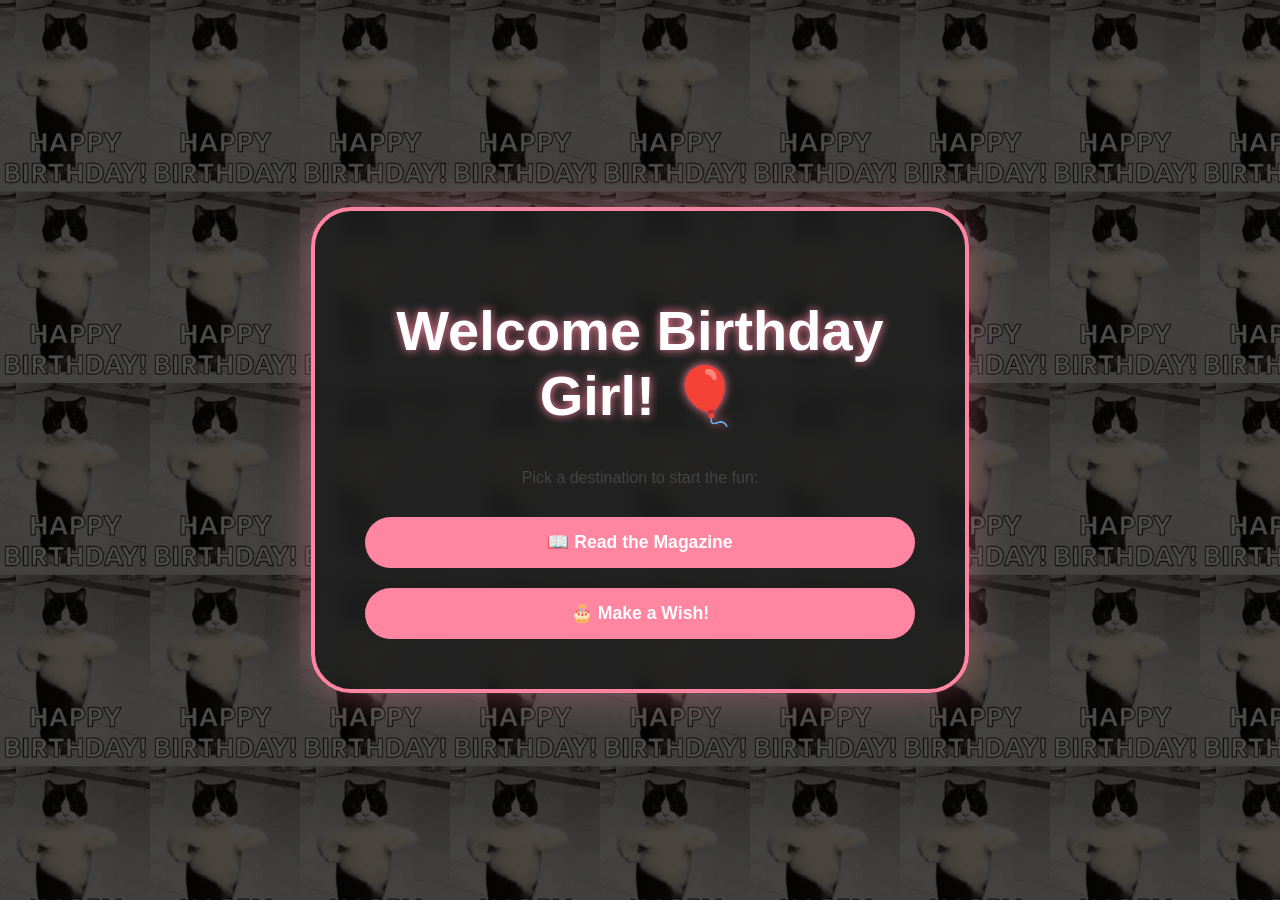
<file: index.html>
<!DOCTYPE html>
<html lang="en">

<head>
    <meta charset="UTF-8">
    <meta name="viewport" content="width=device-width, initial-scale=1.0">
    <title>Welcome to the Party! 🐾</title>
    <link rel="stylesheet" href="style.css">
    <style>

        body {
            /* Use the local filename you just saved */
            background-image: url('cts.gif');

            /* This makes it repeat like wallpaper */
            background-repeat: repeat;
            background-size: 150px;
            /* Adjust this to make the kittens smaller or larger */

            /* This adds the dark tint like in your screenshot */
            background-color: rgba(0, 0, 0, 0.7);
            background-blend-mode: darken;

            margin: 0;
            display: flex;
            justify-content: center;
            align-items: center;
            height: 100vh;
            font-family: 'Segoe UI', sans-serif;
            overflow: hidden;
        }

        .home-card {
            background: rgba(30, 30, 30, 0.85);
            /* Dark transparent box */
            padding: 50px;
            border-radius: 40px;
            border: 4px solid #ff85a1;
            /* Pink glowing border */
            box-shadow: 0 0 40px rgba(255, 133, 161, 0.4);
            text-align: center;
            max-width: 550px;
            width: 90%;
            backdrop-filter: blur(10px);
            /* Makes the glass look frosted */
        }

        h1 {
            color: white;
            font-size: 3.5rem;
            margin-bottom: 30px;
            text-shadow: 0 0 15px #ff85a1;
        }

        .nav-buttons {
            display: flex;
            flex-direction: column;
            gap: 15px;
        }

        .btn {
            background-color: #ff85a1;
            color: white;
            padding: 18px;
            border-radius: 50px;
            text-decoration: none;
            font-weight: bold;
            font-size: 1.1rem;
            transition: 0.3s;
            display: flex;
            justify-content: center;
            align-items: center;
            gap: 10px;
        }

        .btn:hover {
            background-color: #ff5c8a;
            transform: scale(1.05);
        }

        h1 {
            color: white;
            font-size: 3.5rem;
            margin-bottom: 40px;
            text-shadow: 0 0 10px #ff85a1;
            /* Pink glow on text */
        }

        .nav-buttons {
            display: flex;
            flex-direction: column;
            gap: 15px;
        }

        .btn {
            background-color: #ff85a1;
            /* Pink buttons like your screenshot */
            color: white;
            padding: 20px;
            border-radius: 50px;
            text-decoration: none;
            font-weight: bold;
            font-size: 1.2rem;
            transition: 0.3s;
            display: flex;
            justify-content: center;
            align-items: center;
            gap: 10px;
        }

        .btn:hover {
            background-color: #ff5c8a;
            transform: scale(1.05);
            box-shadow: 0 0 15px #ff85a1;
        }

        .nav-buttons {
            display: flex;
            flex-direction: column;
            gap: 20px;
            margin-top: 30px;
        }

        .btn {
            text-decoration: none;
            display: inline-block;
            background-color: var(--berry);
            color: white;
            padding: 15px 25px;
            border-radius: 50px;
            font-weight: bold;
            font-size: 1.1rem;
            transition: 0.3s;
        }

        .btn:hover {
            transform: scale(1.1) rotate(-2deg);
            background-color: var(--lavender);
            color: #444;
        }
    </style>
</head>

<body>

    <div class="home-card">
        <h1>Welcome Birthday Girl! 🎈</h1>
        <p>Pick a destination to start the fun:</p>

        <div class="nav-buttons">


            <a href="magzine.html" class="btn">📖 Read the Magazine</a>

            <a href="wish.html" class="btn">🎂 Make a Wish!</a>
        </div>
    </div>

</body>

</html>
</file>
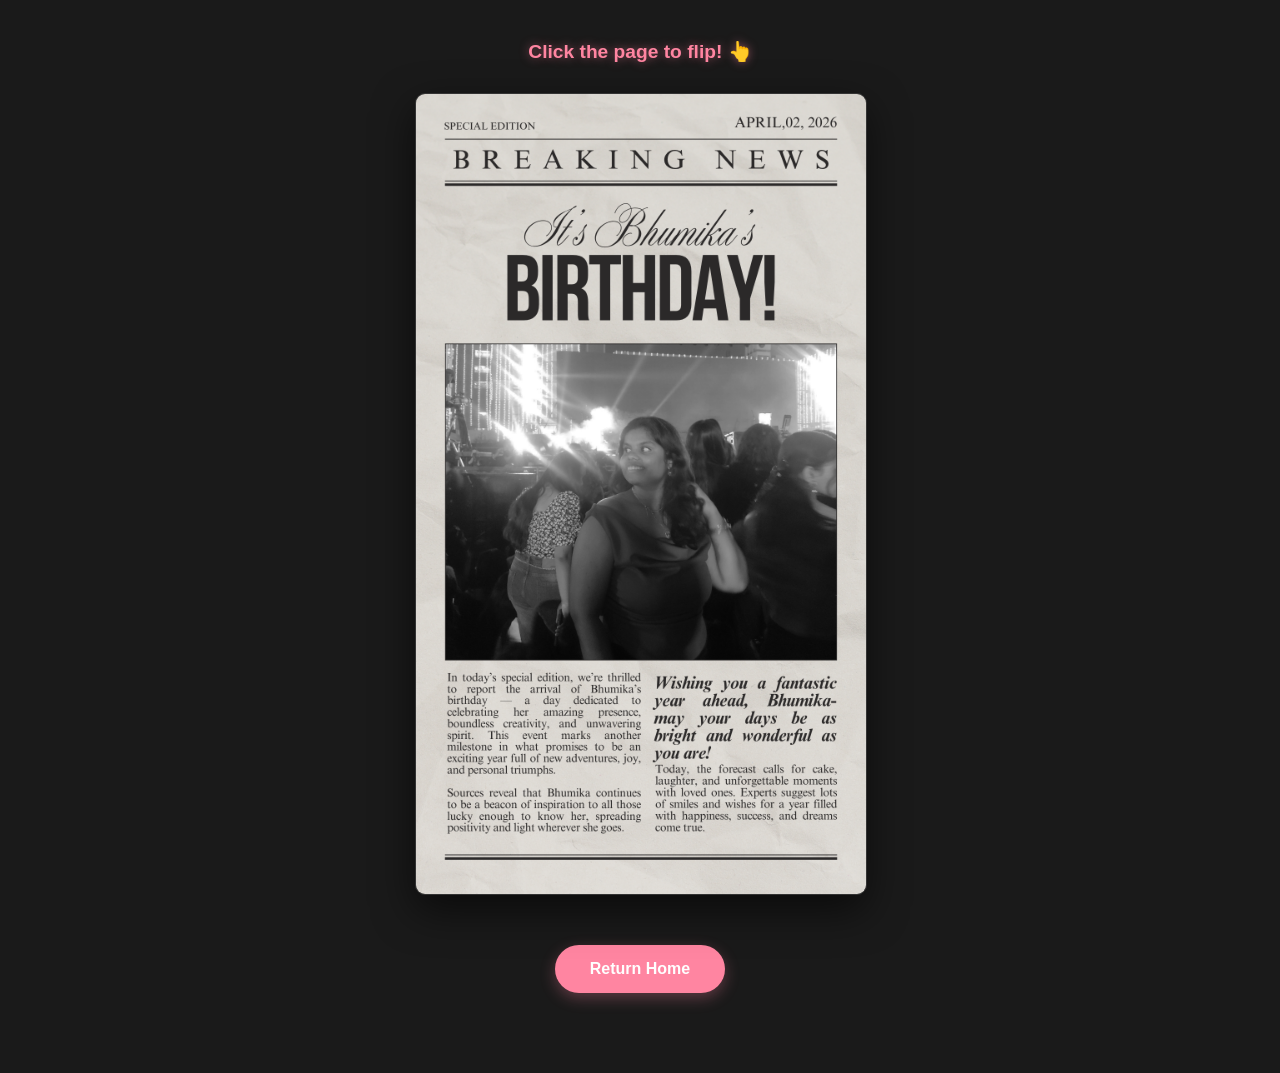
<file: magzine.html>
<!DOCTYPE html>
<html lang="en">

<head>
    <meta charset="UTF-8">
    <meta name="viewport" content="width=device-width, initial-scale=1.0">
    <title>Birthday Magazine 📖</title>
    <style>
        /* 1. Page Layout & Background */
        body {
            margin: 0;
            padding: 40px 0;
            /* Space at top and bottom */
            background-color: #1a1a1a;
            /* Dark theme */
            display: flex;
            flex-direction: column;
            align-items: center;
            min-height: 100vh;
            font-family: 'Segoe UI', Tahoma, Geneva, Verdana, sans-serif;
            overflow-y: auto;
            /* Allows scrolling for tall designs */
            perspective: 2000px;
            /* Essential for 3D flip depth */
        }

        /* 2. Instruction Text */
        .instruction {
            color: #ff85a1;
            margin-bottom: 30px;
            font-weight: bold;
            font-size: 1.2rem;
            text-shadow: 0 0 10px rgba(255, 133, 161, 0.5);
            animation: pulse 1.5s infinite;
        }

        /* 3. The Flipbook Container */
        .book {
            width: 90vw;
            max-width: 450px;
            /* Desktop limit */
            position: relative;
            cursor: pointer;
            margin-bottom: 50px;
            transform-style: preserve-3d;
        }

        /* 4. The Flipping Mechanism */
        .page {
            width: 100%;
            height: auto;
            /* Box grows to fit your tall image */
            position: relative;
            transform-style: preserve-3d;
            transition: transform 1.2s cubic-bezier(0.645, 0.045, 0.355, 1);
            transform-origin: left;
            /* Flips from the left "spine" */
        }

        /* 5. Front & Back Styling */
        .side {
            width: 100%;
            height: 100%;
            backface-visibility: hidden;
            /* Hides the back when looking at front */
            border-radius: 10px;
            box-shadow: 0 15px 40px rgba(0, 0, 0, 0.6);
        }

        .front {
            position: relative;
            z-index: 2;
        }

        .back {
            position: absolute;
            top: 0;
            left: 0;
            transform: rotateY(180deg);
            /* Pre-flipped for the transition */
            z-index: 1;
        }

        /* 6. The Images */
        img {
            width: 100%;
            height: auto;
            /* Shows the FULL design without cropping */
            display: block;
            border-radius: 10px;
            border: 1px solid #333;
        }

        /* 7. Action Classes (Triggered by JS) */
        .flipped {
            transform: rotateY(-180deg);
        }

        /* 8. The Return Button */
        .back-home {
            background-color: #ff85a1;
            color: white;
            padding: 15px 35px;
            border-radius: 50px;
            text-decoration: none;
            font-weight: bold;
            box-shadow: 0 5px 15px rgba(255, 133, 161, 0.3);
            transition: 0.3s;
            margin-bottom: 40px;
        }

        .back-home:hover {
            background-color: #ff5c8a;
            transform: scale(1.1);
        }

        /* 9. Animations */
        @keyframes pulse {

            0%,
            100% {
                opacity: 1;
                transform: scale(1);
            }

            50% {
                opacity: 0.7;
                transform: scale(1.05);
            }
        }

        /* Mobile Tweak: Ensures the flip looks good on small screens */
        @media (max-width: 480px) {
            .book {
                width: 85vw;
            }
        }
    </style>
</head>

<body>

    <div class="instruction">Click the page to flip! 👆</div>

    <div class="book" id="book" onclick="flipPage()">
        <div class="page" id="magazinePage">
            <div class="side front">
                <img src="page 1.png" alt="Magazine Page 1">
            </div>
            <div class="side back">
                <img src="page 2.png" alt="Magazine Page 2">
            </div>
        </div>
    </div>

    <a href="index.html" class="back-home">Return Home</a>

    <script>
        function flipPage() {
            const page = document.getElementById('magazinePage');
            page.classList.toggle('flipped');
        }
    </script>
</body>

</html>
</file>
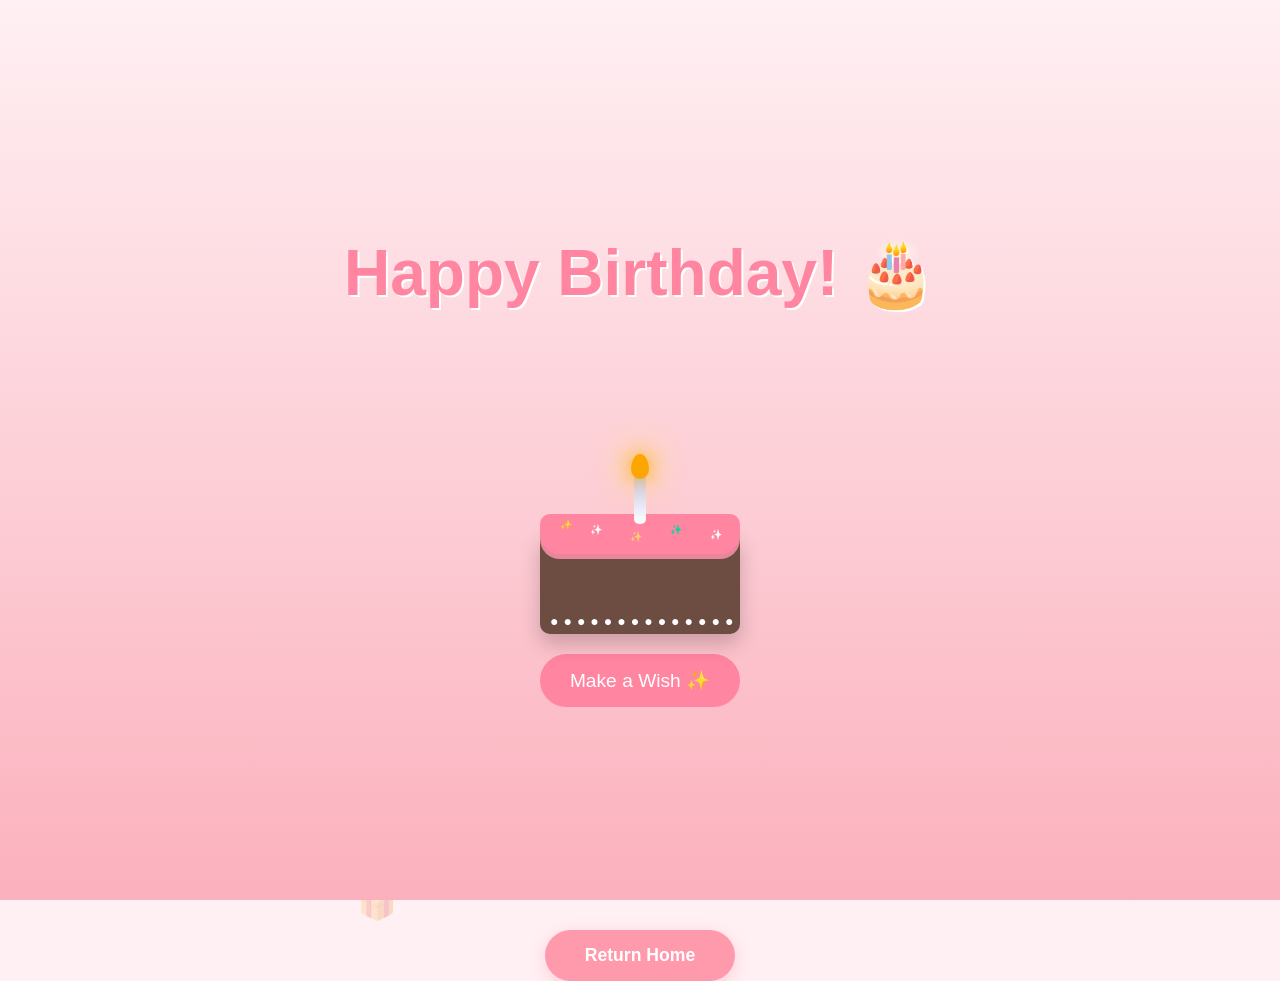
<file: wish.html>
<!DOCTYPE html>
<html lang="en">

<head>
    <meta charset="UTF-8">
    <meta name="viewport" content="width=device-width, initial-scale=1.0">
    <title>Birthday Magic ✨</title>
    <link rel="stylesheet" href="style.css">
</head>

<body>

    <div class="balloon-container" id="balloon-box"></div>

    <header>
        <h1>Happy Birthday! 🎂</h1>
        <div class="cake-container">
            <div class="flame" id="flame"></div>
            <div class="candle"></div>

            <div class="cake-base">
                <div class="frosting"></div>
            </div>
        </div>

        <button onclick="blowCandle()">Make a Wish ✨</button>
        <p id="wish-message" style="display:none; margin-top:20px; color: #e3e2d7; font-weight: bold;">
            Happy Birthday to you! 🥳🎈<br>
            Happy Birthday to you! 🎁💖<br>
            Happy Birthday dear Bhumika! 👸🏻✨<br>
            Happy Birthday to you! 🎂🎉<br>
            Have a wonderful day 🥰 and may all your dreams come true! 🎉
        </p>
    </header>

    <a href="index.html" class="back-home">Return Home</a>

    <script src="script.js"></script>
</body>

</html>
</file>
<file: style.css>
:root {
    --berry: #ff85a1;
    --soft-pink: #fbb1bd;
    --cream: #fff0f3;
    --lavender: #c3bef0;
}

body {
    margin: 0;
    padding: 0;
    font-family: 'Segoe UI', sans-serif;
    background-color: var(--cream);
    color: #444;
    overflow-x: hidden;
    text-align: center;
}

/* Floating Items Background */
.balloon-container {
    position: fixed;
    top: 0;
    left: 0;
    width: 100%;
    height: 100%;
    z-index: -1;
    pointer-events: none;
}

header {
    height: 100vh;
    display: flex;
    flex-direction: column;
    justify-content: center;
    align-items: center;
    background: linear-gradient(180deg, #fff0f3 0%, #fbb1bd 100%);
}

h1 {
    font-size: 4rem;
    color: var(--berry);
    text-shadow: 2px 2px #fff;
    animation: bounce 2s infinite;
}

/* The Cake Styling 
.cake-container {
    margin: 50px auto;
    width: 200px;
}

.cake {
    width: 150px;
    height: 100px;
    background: #6d4c41; 
    border-radius: 10px 10px 0 0;
    margin: 0 auto;
    box-shadow: inset 0 10px var(--berry);
}

.candle {
    width: 10px;
    height: 40px;
    background: var(--lavender);
    margin: 0 auto;
}

.flame {
    width: 15px;
    height: 20px;
    background: orange;
    border-radius: 50% 50% 50% 50% / 60% 60% 40% 40%;
    margin: -20px auto 0;
    animation: flicker 0.5s infinite alternate;
}*/

/* Container for the cake */
/* 1. The Main Box */
.cake-container {
    position: relative;
    width: 200px;
    height: 200px; /* Space for candle + cake */
    margin: 80px auto 20px; /* More top margin to fit the flame */
}

/* 2. The Cake Base (Chocolate) */
.cake-base {
    position: absolute;
    bottom: 0;
    width: 200px;
    height: 100px;
    background: #6d4c41;
    border-radius: 0 0 10px 10px;
    box-shadow: 0 10px 20px rgba(0,0,0,0.2);
}

/* 3. The Frosting (Sits ON TOP of the base) */
.frosting {
    position: absolute;
    top: -20px; /* Moves it up to sit on top of the chocolate */
    width: 200px;
    height: 40px;
    background: #ff85a1;
    border-radius: 10px 10px 20px 20px;
    box-shadow: 0 5px 0 #e8869c;
}

/* Sprinkles on Frosting */
.frosting::after {
    content: "✨";
    font-size: 10px;
    position: absolute;
    top: 5px;
    left: 20px;
    text-shadow: 30px 5px white, 70px 12px #ffd166, 110px 5px #06d6a0, 150px 10px white;
}

/* 4. The Dots (Icing at the bottom) */
.cake-base::after {
    content: " ●●●●●●●●●●●●●●";
    position: absolute;
    bottom: 5px;
    left: 10px;
    font-size: 14px;
    color: white;
    letter-spacing: 5px;
}

/* 5. The Candle (Pinned to the center) */
.candle {
    position: absolute;
    bottom: 110px; /* Sits right on the frosting */
    left: 50%;
    transform: translateX(-50%);
    width: 12px;
    height: 50px;
    background: linear-gradient(to bottom, #c3bef0, #ffffff);
    border-radius: 5px;
    z-index: 2;
}

/* 6. The Flame (Pinned to the top of the candle) */
.flame {
    position: absolute;
    bottom: 155px; /* Sits on top of the 50px candle */
    left: 50%;
    transform: translateX(-50%);
    width: 18px;
    height: 25px;
    background: orange;
    border-radius: 50% 50% 50% 50% / 60% 60% 40% 40%;
    box-shadow: 0 0 20px orange, 0 0 40px yellow;
    animation: flicker 0.6s infinite alternate;
    z-index: 3;
}

@keyframes flicker {
    from { opacity: 0.8; transform: translateX(-50%) scale(1); }
    to { opacity: 1; transform: translateX(-50%) scale(1.1); }
}

button {
    background-color: var(--berry);
    color: white;
    border: none;
    padding: 15px 30px;
    font-size: 1.2rem;
    border-radius: 50px;
    cursor: pointer;
    transition: 0.3s;
}

button:hover {
    transform: scale(1.1);
    background-color: #ff5c8a;
}

@keyframes bounce {
    0%, 100% { transform: translateY(0); }
    50% { transform: translateY(-20px); }
}

@keyframes flicker {
    from { opacity: 0.8; }
    to { opacity: 1; }
}
/* Styling the Return button to match the Wish button */
.back-home {
    display: inline-block;
    background: #ff99ac; /* The soft pink from your screenshot */
    color: white;
    padding: 15px 40px; /* Matching the pill shape */
    border-radius: 50px;
    text-decoration: none;
    font-weight: bold;
    font-size: 1.1rem;
    
    /* Center it */
    margin-top: 30px;
    
    /* Matching the shadow and hover effects */
    box-shadow: 0 4px 15px rgba(255, 153, 172, 0.4);
    transition: all 0.3s ease;
    border: none;
    cursor: pointer;
}

.back-home:hover {
    background: #ff85a1; /* Slightly darker on hover */
    transform: scale(1.05);
    box-shadow: 0 6px 20px rgba(255, 133, 161, 0.5);
}
</file>
